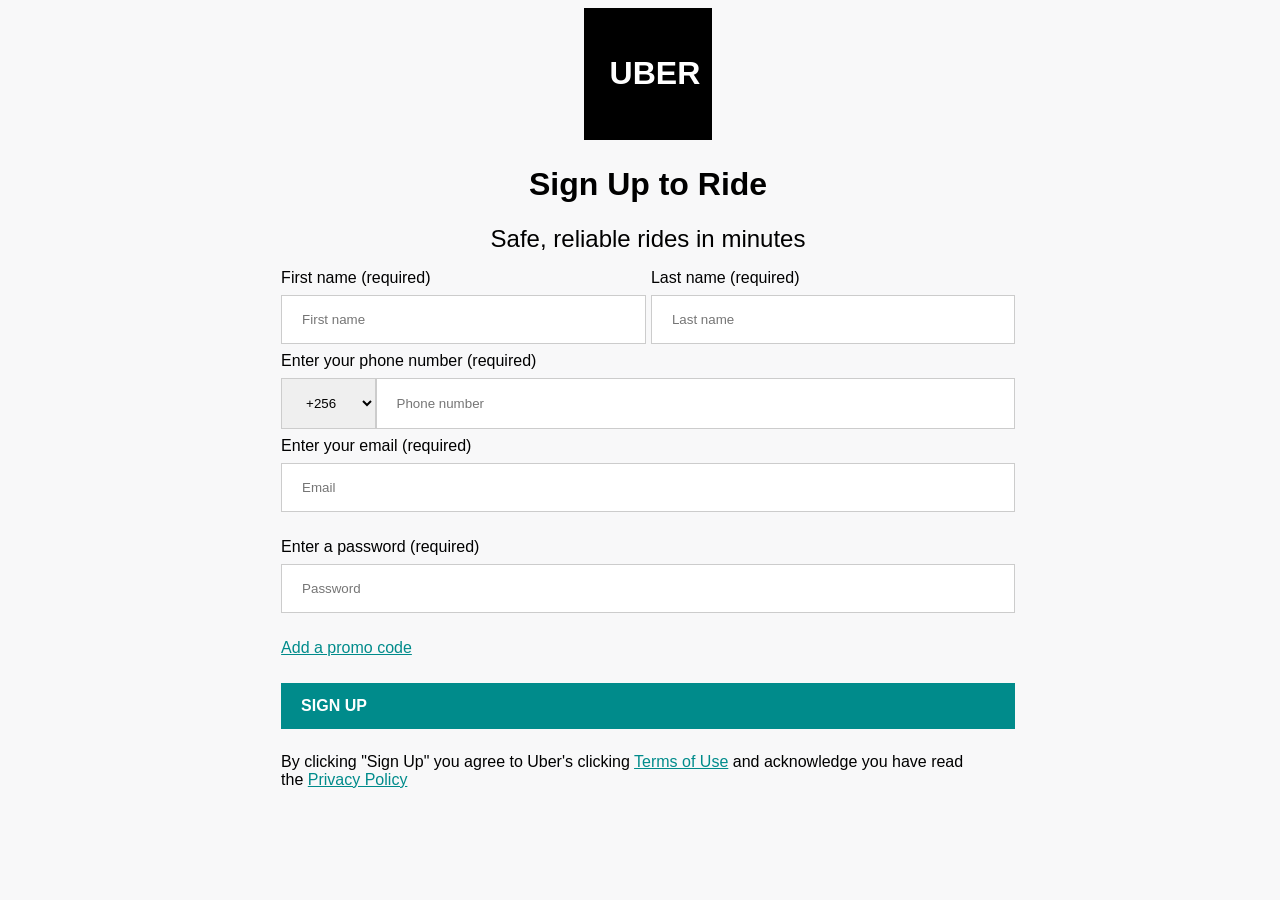
<file: index.html>
<!DOCTYPE html>
<html lang="en">
<head>
    <meta charset="UTF-8">
    <meta name="viewport" content="width=device-width, initial-scale=1.0">
    <meta http-equiv="X-UA-Compatible" content="ie=edge">
    <title>Uber|Sign Up</title>
    <link rel="stylesheet" type="text/css" href="main.css">
</head>
<body>
    <div class = 'div1'>
        <h1>UBER</h1>

    </div>
<div>
    <form id = "wrap">
        <div id = "content">
            <div class = "heads">
                <h1>Sign Up to Ride</h1>
                <p><font size= "5" color="black">Safe, reliable rides in minutes</font></p>
            </div>
            <div class="container">
                <div class="fname"
                    <label for="fname">First name (required)</label>
                    <input type="text" placeholder="First name" name="fname" required>
                </div>
                <div>
                    <label for="lname">Last name (required)</label>
                    <input type="text" placeholder="Last name" name="lname" required>
                </div>
            </div>
            <label for="number">Enter your phone number (required)</label><br>
                <div class = 'contact'>
                    <select>
                        <option value="UG">+256  Uganda</option>
                        <option value="Ethiopia">+251 Ethiopia</option>
                        <option value="Kenya">+254 Kenya</option>
                        <option value="Kenya">+246 British Indian Ocean Territory</option>
                    </select>
                    <input type="text" placeholder="Phone number" name="number" required><br><br>
                </div>
                <label for="email">Enter your email (required)</label><br>
                <input type="text" placeholder="Email" name="email" required><br><br>
                <label for="psw">Enter a password (required)</label><br>
                <input type="password" placeholder="Password" name="psw" required><br><br>
                <a href="#"> Add a promo code </a><br><br>

                <button class = "btn" type="submit" value="signup"><b>SIGN UP </b></button> <br>
                
                <p>
                By clicking "Sign Up" you agree to Uber's clicking <a href="#"> Terms of Use</a> and acknowledge you have read<br>
                the <a href="#">Privacy Policy</a>  
                </p>

            
        </div>
    </form>
</div>
    
</body>
</html>
</file>
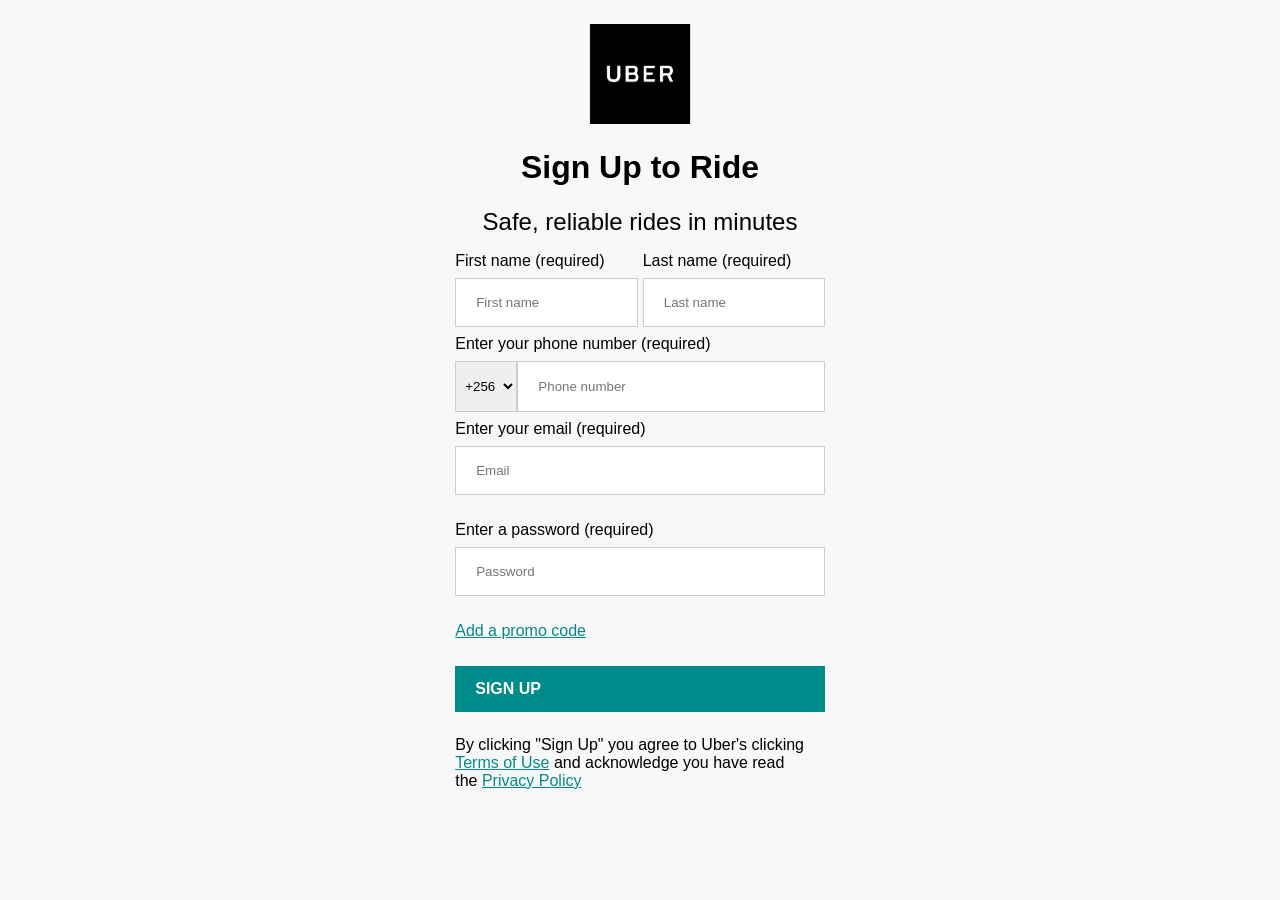
<file: UI/index.html>
<!DOCTYPE html>
<html lang="en">
<head>
    <meta charset="UTF-8">
    <meta name="viewport" content="width=device-width, initial-scale=1.0">
    <meta http-equiv="X-UA-Compatible" content="ie=edge">
    <title>Uber|Sign Up</title>
    <link rel="stylesheet" type="text/css" href="main.css">
</head>
<body> 
<div class = "div2">
    
    <form id = "wrap">
            <div class = "divcenter">  <img src="uber.png"  alt="UBER"> </div> 
        <div id = "content">
            <div class = "heads">
                <h1>Sign Up to Ride</h1>
                <p><font size= "5" color="black">Safe, reliable rides in minutes</font></p>
            </div>
            <div class = "container">
                <div class="fname"
                    <label for="fname">First name (required)</label>
                    <input type="text" placeholder="First name" name="fname" required>
                </div>
                <div>
                    <label for="lname">Last name (required)</label>
                    <input type="text" placeholder="Last name" name="lname" required>
                </div>
            </div>
            <label for="number">Enter your phone number (required)</label><br>
                <div class = 'contact'>
                    <select>
                        <option value="+256">+256  Uganda</option>
                        <option value= "+251">+251 Ethiopia</option>
                        <option value="+254">+254 Kenya</option>
                        <option value="246">+246 British Indian Ocean Territory</option>
                    </select>
                    <input type="text" placeholder="Phone number" name="number" required><br><br>
                </div>
                <label for="email">Enter your email (required)</label><br>
                <input type="text" placeholder="Email" name="email" required><br><br>
                <label for="psw">Enter a password (required)</label><br>
                <input type="password" placeholder="Password" name="psw" required><br><br>
                <a href="#"> Add a promo code </a><br><br>

                <button class = "btn" type="submit" value="signup"><b>SIGN UP </b></button> <br>
                
                <p>
                By clicking "Sign Up" you agree to Uber's clicking <a href="#"> Terms of Use</a> and acknowledge you have read<br>
                the <a href="#">Privacy Policy</a>  
                </p>

            
        </div>
    </form>
</div>
    
</body>
</html>
</file>
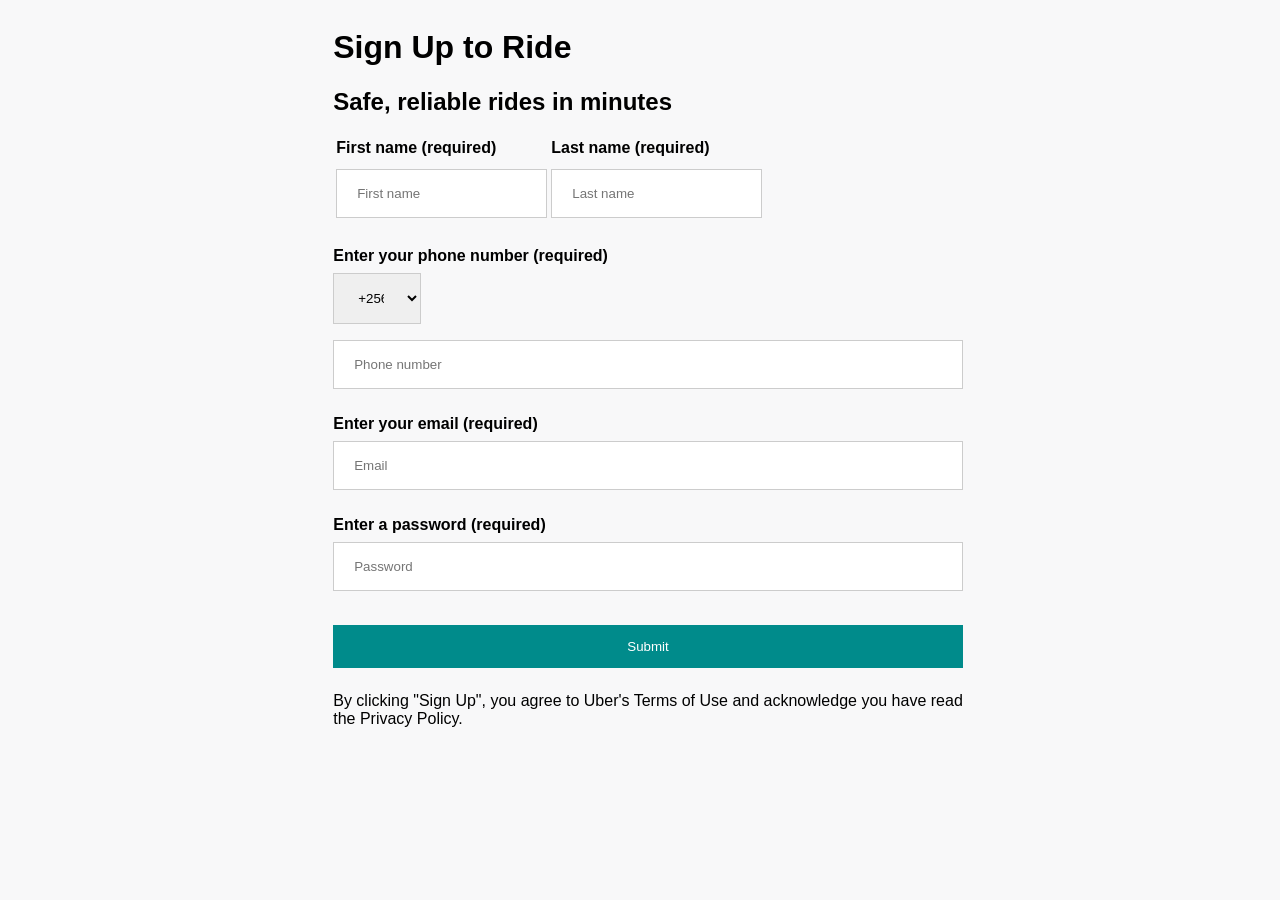
<file: uber.html>
<!DOCTYPE html>
<html lang="en">
<head>
    <meta charset="UTF-8">
    <meta name="viewport" content="width=device-width, initial-scale=1.0">
    <meta http-equiv="X-UA-Compatible" content="ie=edge">
    <title>Uber|Sign Up</title>
    <link rel="stylesheet" type="text/css" href="main.css">
</head>
<body>
<div>
    <form id = "wrap">
        <div id = "content">
            <h1>Sign Up to Ride</h1>
            <h2>Safe, reliable rides in minutes</h2>
            <table>
                <tr>
                    <td>
                        <label for="fname"><b>First name (required)</b></label><br>
                    </td>
                    <td>
                        <label for="lname"><b>Last name (required)</b></label>
                    </td>
                    
                </tr>
                <tr>
                    <td>
                        <input type="text" placeholder="First name" name="fname" required>
                    </td>
                    <td>
                        <input type="text" placeholder="Last name" name="lname" required>
                    </td>
                </tr>

            </table><br>
                <label for="number"><b>Enter your phone number (required)</b></label><br>
                <select>
                    <option value="UG">+256</option>
                    <option value="Kenya">+251</option>
                </select>
                <input type="text" placeholder="Phone number" name="number" required><br><br>
                <label for="email"><b>Enter your email (required)</b></label><br>
                <input type="text" placeholder="Email" name="email" required><br><br>
                <label for="psw"><b>Enter a password (required)</b></label><br>
                <input type="password" placeholder="Password" name="psw" required><br><br>

                <button type="submit" form="form1" value="Submit">Submit</button>
                
                <p>
                By clicking "Sign Up", you agree to Uber's Terms of Use and acknowledge you have read<br> 
                the Privacy Policy.
                </p>

            
        </div>
    </form>
</div>
    
</body>
</html>
</file>
<file: main.css>
body{
    background-color: #f8f8f9;
    font-family:  Arial, sans-serif;
    width: 100%;
}
@media only screen and (max-width: 600px) {
    body {
        background-color: lightblue;
    }
}
.heads{
 text-align: center;
}
.div1 {
    width: 6%;
    border: 1px solid black;
    padding: 25px;
    margin: 5px auto;
    background-color: black;
    color: white;
    

}
#wrap {
    float: left;
    position: relative;
    left: 50%;
}

#content {
    float: left;
    position: relative;
    left: -50%;
    }

input[type=text],[type = password]{
    width: 100%;
    padding: 16px 20px;
    margin: 8px 0;
    border: 1px solid #ccc;
    box-sizing: border-box;
}

select {
    width: 14%;
    padding: 16px 20px;
    margin: 8px 0;
    border: 1px solid #ccc;
    box-sizing: border-box;
    

}
button[type=submit] {
    width: 100%;
    background-color:darkcyan;
    color: white;
    padding: 14px 20px;
    margin: 8px 0;
    border: none;
    cursor: pointer;
}

.contact{
    display: flex;
}

.container {
display: flex;
flex-wrap: wrap;
}

.fname{
    margin-right: 5px;
}

a{
    color: darkcyan;
}
.btn{
 text-align: left;
 font-size: 100%;
}
</file>
<file: UI/main.css>
body{
    background-color: #f8f8f9;
    font-family:  Arial, sans-serif;
}

@media only screen and (max-width: 600px) {
    .container{
        flex-direction: column;
    }
    
    .div2{
        padding: 1rem 1rem;
        display: flex;
        justify-content: center;
        padding: 2px 5px;
    }
    input[type= text],[type = password]{
        width: 100%;
        padding: 2px 5px;
        margin: 8px 0;
        border: 1px solid #ccc;
        box-sizing: border-box;
    }
}

.heads{
 text-align: center;
}

img{
    height: 100px;
    width: 150px;
}

.divcenter{
    text-align: center;
}

#wrap {
    width: 30%;
    }

input[type=text],[type = password]{
    width: 100%;
    padding: 16px 20px;
    margin: 8px 0;
    border: 1px solid #ccc;
    box-sizing: border-box;
}

select {
    width: 20%;
    padding: 16px 5px;
    margin: 8px 0px;
    border: 1px solid #ccc;
    box-sizing: border-box;
    

}
button[type=submit] {
    width: 100%;
    background-color:darkcyan;
    color: white;
    padding: 14px 20px;
    margin: 8px 0;
    border: none;
    cursor: pointer;
}

.contact{
    display: flex;
}

.container {
display: flex;
}

.fname{
    margin-right: 5px;
}

a{
    color: darkcyan;
}
.btn{
 text-align: left;
 font-size: 100%;
}

.div2{
    padding: 1rem 1rem;
    display: flex;
    justify-content: center;
}
</file>
